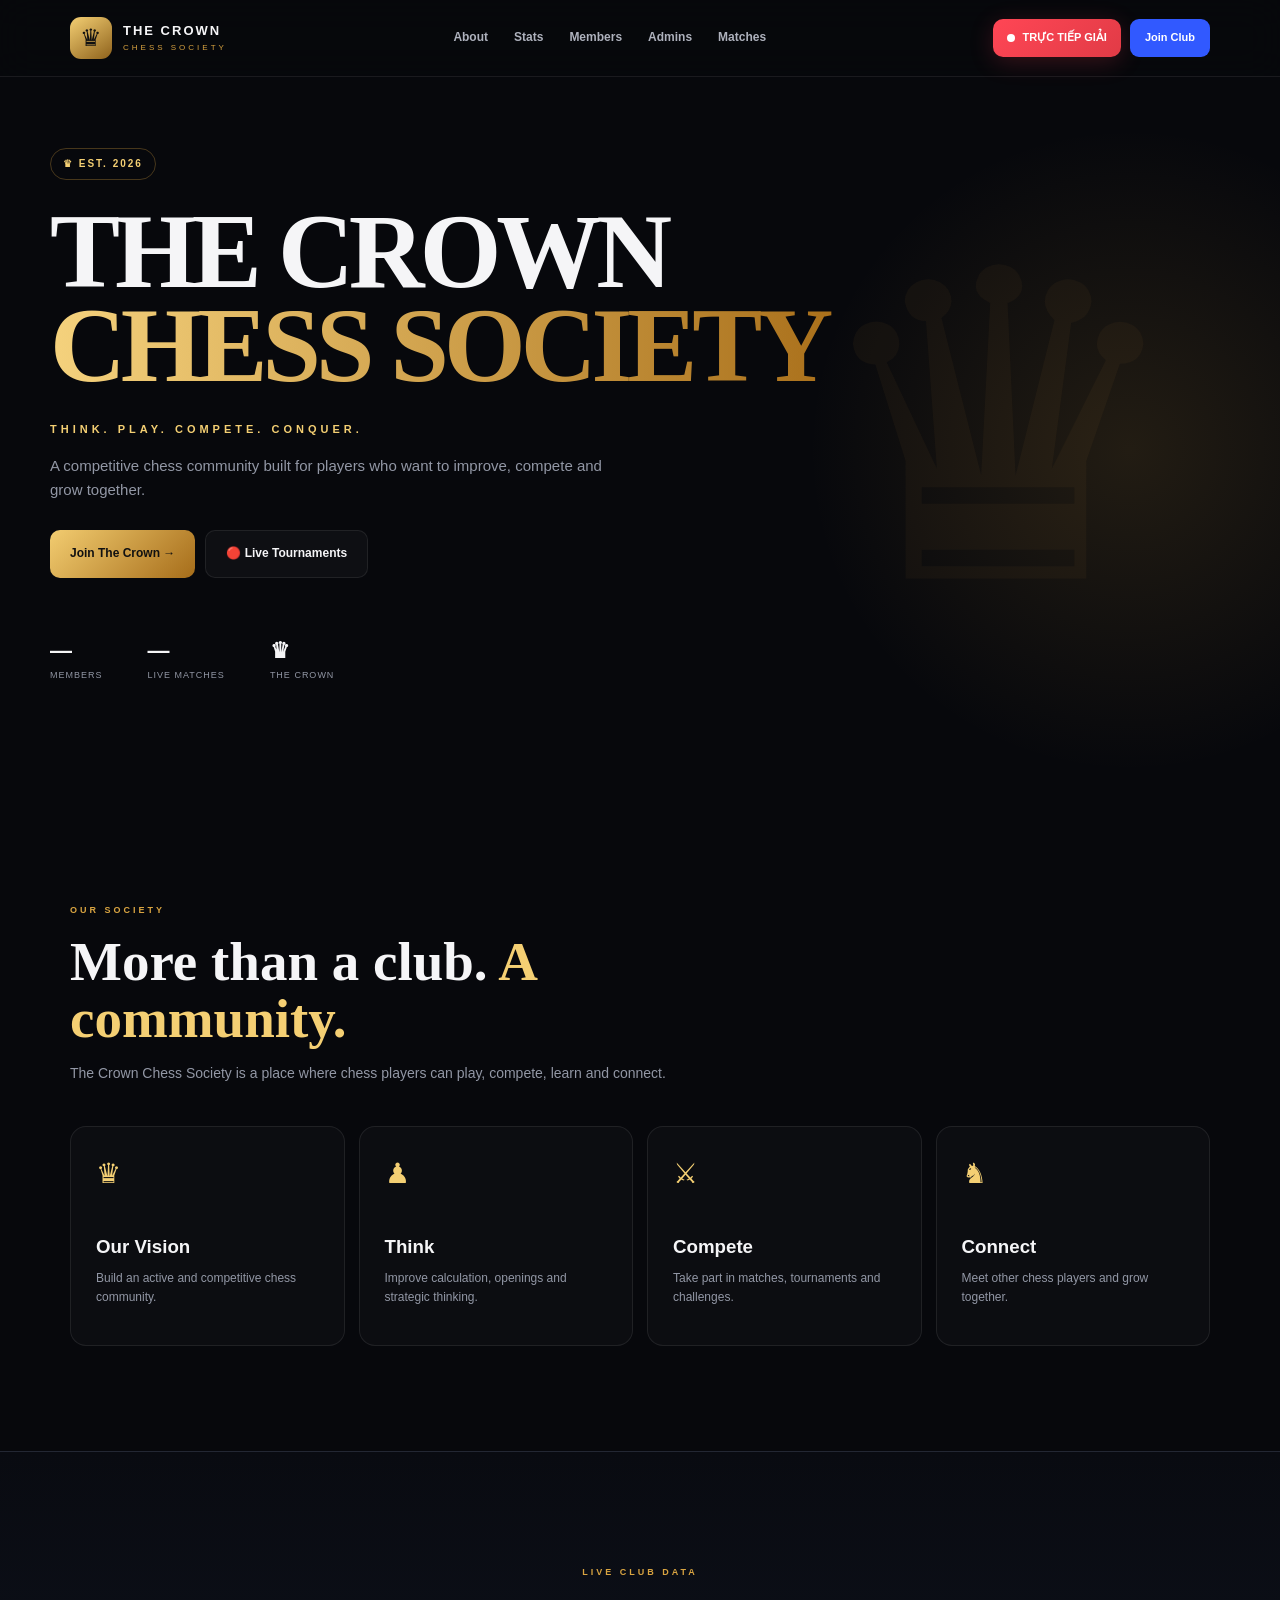
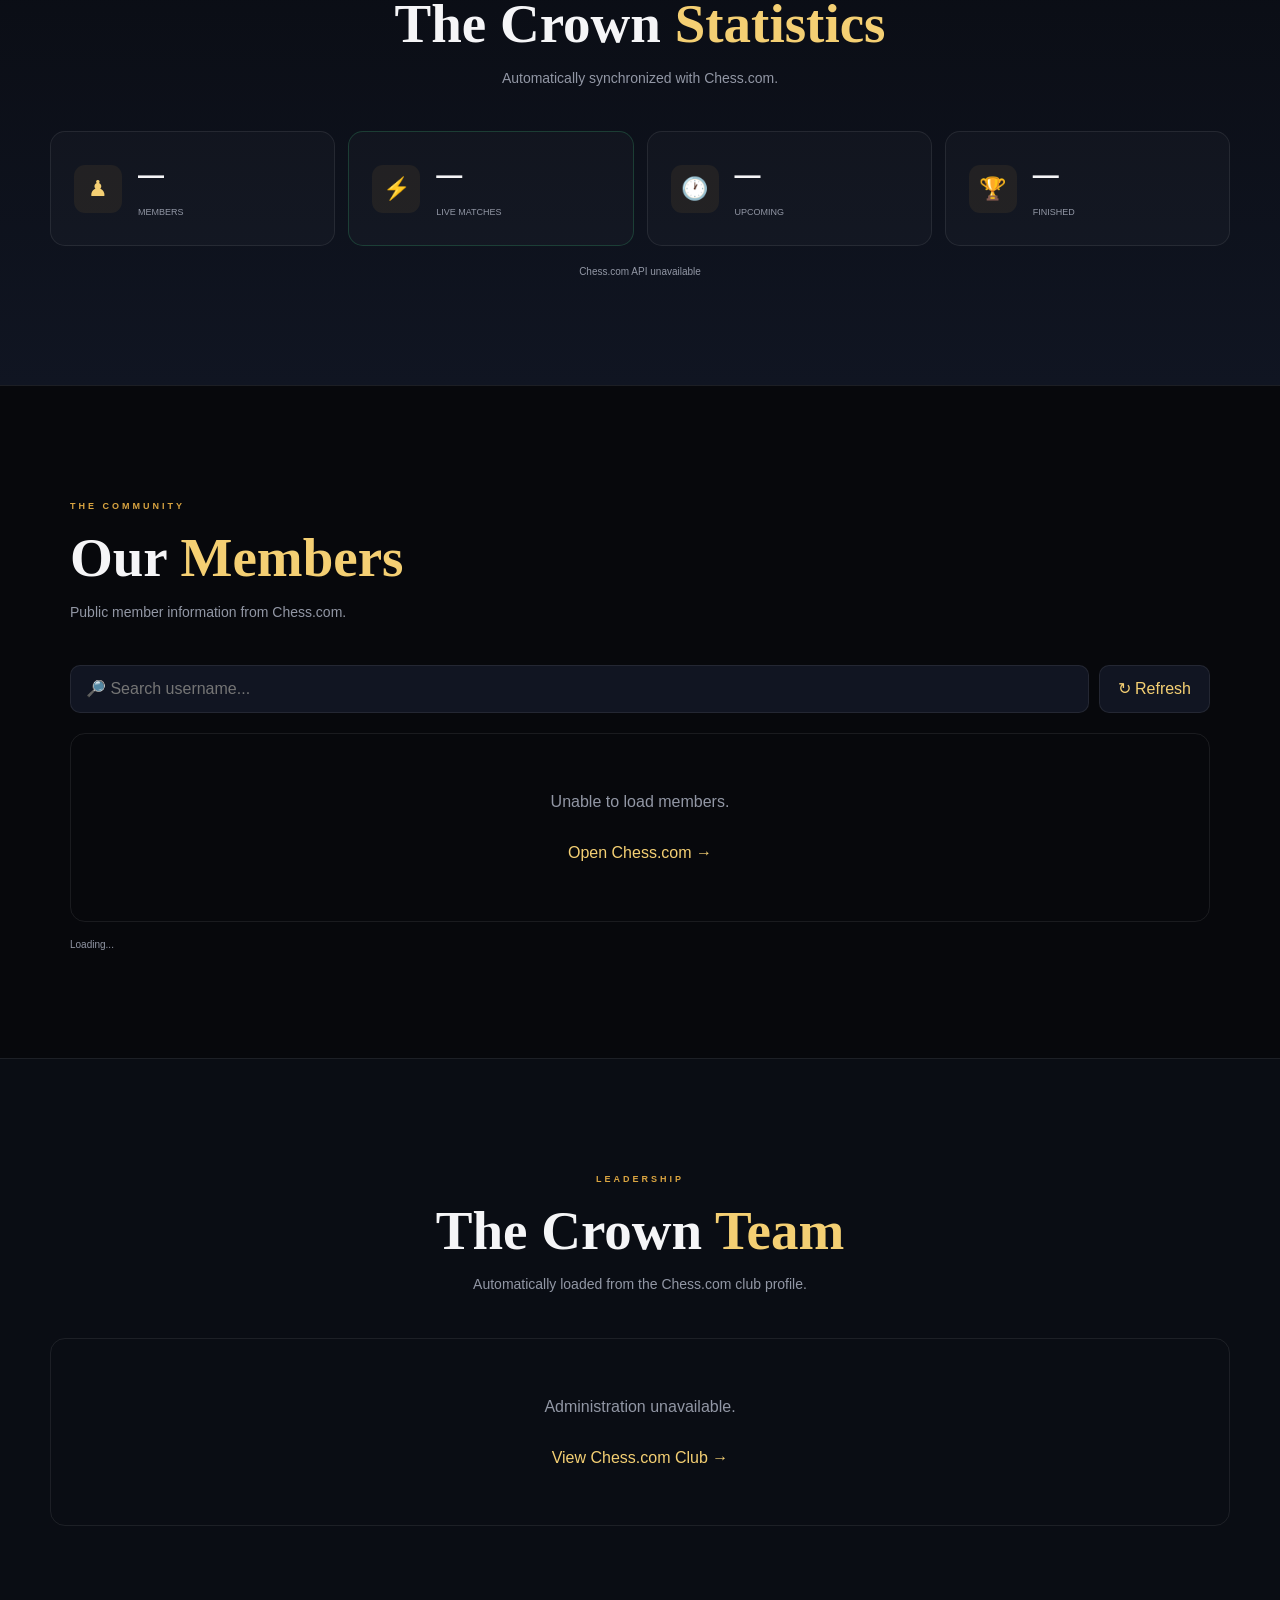
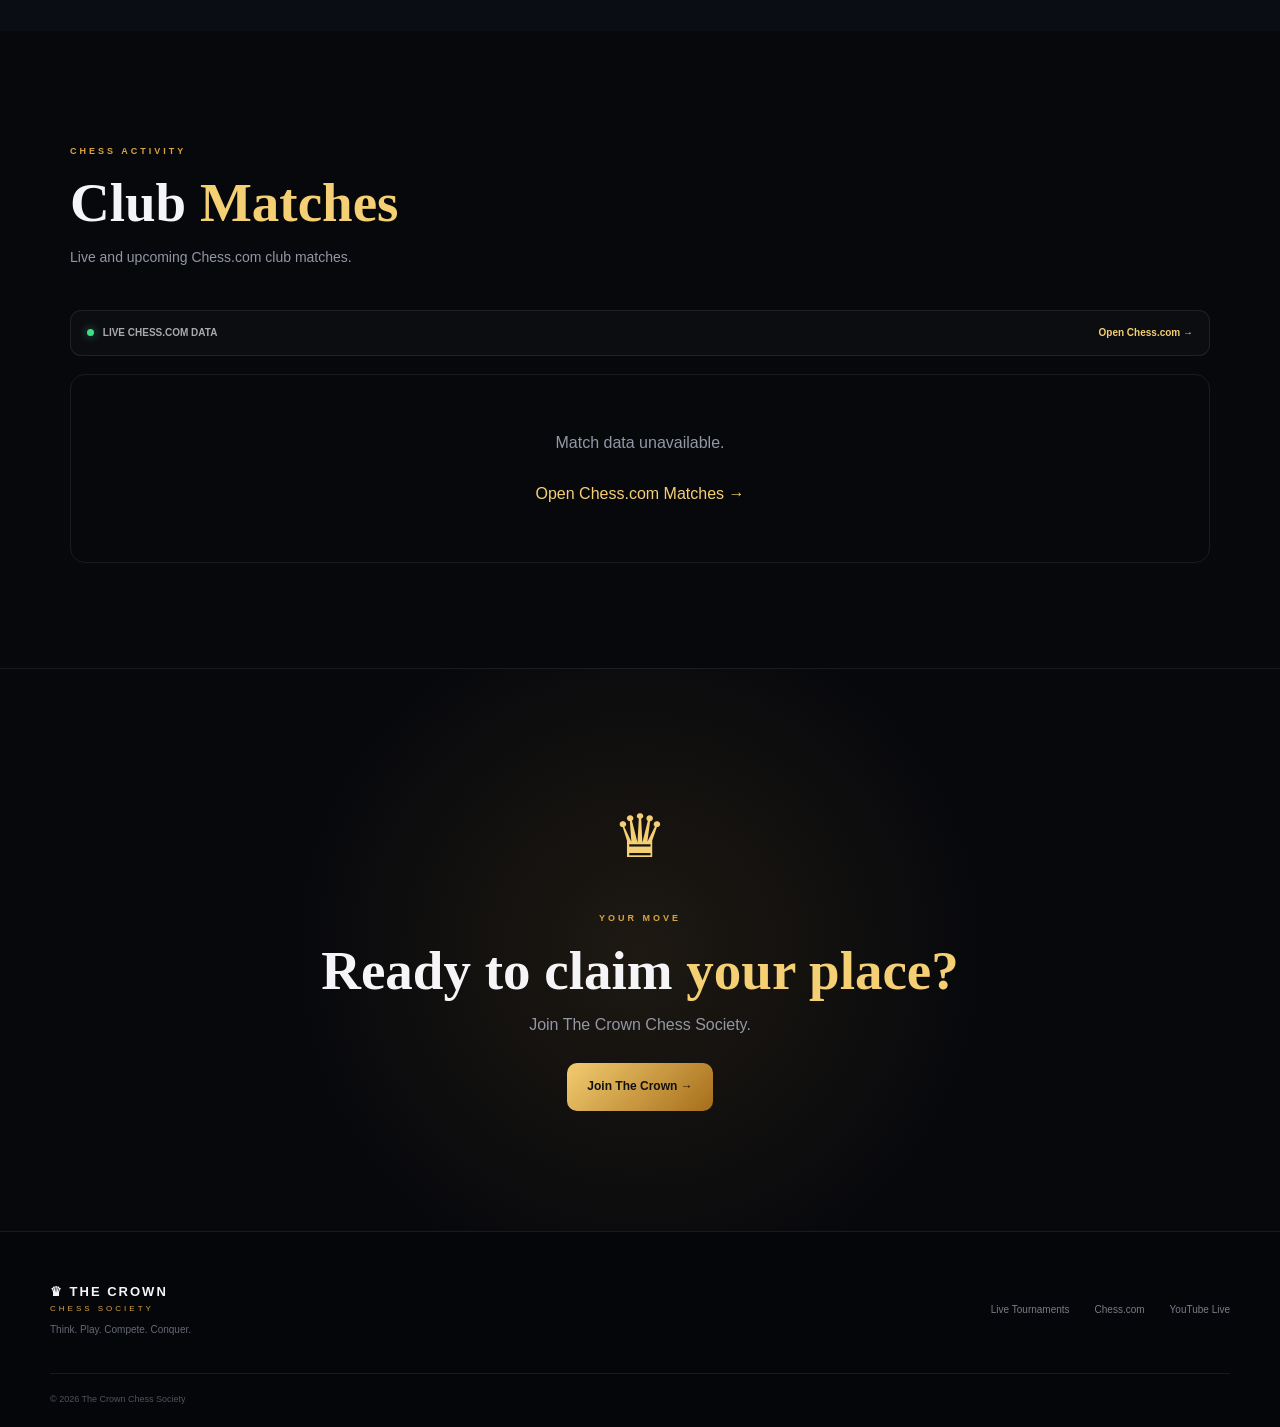
<file: index.html>
<!DOCTYPE html>
<html lang="vi">
<head>
  <meta charset="UTF-8">
  <meta name="viewport" content="width=device-width, initial-scale=1.0">
  <title>The Crown Chess Society</title>
  <meta name="description" content="The Crown Chess Society — Think. Play. Compete. Conquer.">
  <link rel="stylesheet" href="style.css">
</head>

<body>

<header class="navbar">
  <div class="nav-inner">

    <a href="./" class="brand">
      <div class="brand-logo">♛</div>
      <div>
        <b>THE CROWN</b>
        <small>CHESS SOCIETY</small>
      </div>
    </a>

    <nav>
      <a href="#about">About</a>
      <a href="#stats">Stats</a>
      <a href="#members">Members</a>
      <a href="#team">Admins</a>
      <a href="#matches">Matches</a>
    </nav>

    <div class="nav-actions">
      <a href="./live/" class="live-btn">
        <span></span>
        TRỰC TIẾP GIẢI
      </a>

      <a
        href="https://www.chess.com/club/the-crown-chess-society"
        target="_blank"
        class="join-btn"
      >
        Join Club
      </a>
    </div>

    <button id="menuBtn" class="menu-btn">☰</button>

  </div>
</header>


<div id="mobileMenu" class="mobile-menu">
  <a href="#about">About</a>
  <a href="#stats">Stats</a>
  <a href="#members">Members</a>
  <a href="#team">Admins</a>
  <a href="#matches">Matches</a>
  <a href="./live/">🔴 Live Tournaments</a>
</div>


<main>

<section class="hero">

  <div class="hero-glow"></div>

  <div class="hero-content">

    <div class="badge">♛ EST. 2026</div>

    <h1>
      THE CROWN
      <span>CHESS SOCIETY</span>
    </h1>

    <p class="tagline">
      THINK. PLAY. COMPETE. CONQUER.
    </p>

    <p class="hero-text">
      A competitive chess community built for players
      who want to improve, compete and grow together.
    </p>

    <div class="hero-buttons">

      <a
        href="https://www.chess.com/club/the-crown-chess-society"
        target="_blank"
        class="btn primary"
      >
        Join The Crown →
      </a>

      <a href="./live/" class="btn secondary">
        🔴 Live Tournaments
      </a>

    </div>

    <div class="hero-stats">

      <div>
        <strong id="heroMembers">—</strong>
        <span>Members</span>
      </div>

      <div>
        <strong id="heroLive">—</strong>
        <span>Live Matches</span>
      </div>

      <div>
        <strong>♛</strong>
        <span>The Crown</span>
      </div>

    </div>

  </div>

  <div class="hero-piece">♛</div>

</section>


<section id="about" class="section">

  <div class="heading">
    <label>OUR SOCIETY</label>
    <h2>
      More than a club.
      <span>A community.</span>
    </h2>

    <p>
      The Crown Chess Society is a place where chess
      players can play, compete, learn and connect.
    </p>
  </div>

  <div class="feature-grid">

    <article>
      <div class="icon">♛</div>
      <h3>Our Vision</h3>
      <p>
        Build an active and competitive chess community.
      </p>
    </article>

    <article>
      <div class="icon">♟</div>
      <h3>Think</h3>
      <p>
        Improve calculation, openings and strategic thinking.
      </p>
    </article>

    <article>
      <div class="icon">⚔</div>
      <h3>Compete</h3>
      <p>
        Take part in matches, tournaments and challenges.
      </p>
    </article>

    <article>
      <div class="icon">♞</div>
      <h3>Connect</h3>
      <p>
        Meet other chess players and grow together.
      </p>
    </article>

  </div>

</section>


<section id="stats" class="stats-section">

  <div class="heading center">
    <label>LIVE CLUB DATA</label>
    <h2>
      The Crown <span>Statistics</span>
    </h2>
    <p>Automatically synchronized with Chess.com.</p>
  </div>

  <div class="stats-grid">

    <div class="stat">
      <span>♟</span>
      <div>
        <strong id="membersCount">—</strong>
        <small>Members</small>
      </div>
    </div>

    <div class="stat live">
      <span>⚡</span>
      <div>
        <strong id="liveCount">—</strong>
        <small>Live Matches</small>
      </div>
    </div>

    <div class="stat">
      <span>🕐</span>
      <div>
        <strong id="upcomingCount">—</strong>
        <small>Upcoming</small>
      </div>
    </div>

    <div class="stat">
      <span>🏆</span>
      <div>
        <strong id="finishedCount">—</strong>
        <small>Finished</small>
      </div>
    </div>

  </div>

  <div id="apiStatus" class="api-status">
    Connecting to Chess.com...
  </div>

</section>


<section id="members" class="section">

  <div class="heading">
    <label>THE COMMUNITY</label>
    <h2>
      Our <span>Members</span>
    </h2>
    <p>
      Public member information from Chess.com.
    </p>
  </div>

  <div class="toolbar">

    <input
      id="memberSearch"
      type="text"
      placeholder="🔎 Search username..."
    >

    <button id="refreshBtn">
      ↻ Refresh
    </button>

  </div>

  <div id="membersGrid" class="members-grid">
    <div class="loading">Loading members...</div>
  </div>

  <div id="memberInfo" class="result-info">
    Loading...
  </div>

</section>


<section id="team" class="section dark-section">

  <div class="heading center">
    <label>LEADERSHIP</label>
    <h2>
      The Crown <span>Team</span>
    </h2>
    <p>
      Automatically loaded from the Chess.com club profile.
    </p>
  </div>

  <div id="adminGrid" class="admin-grid">
    <div class="loading">Loading administration...</div>
  </div>

</section>


<section id="matches" class="section">

  <div class="heading">
    <label>CHESS ACTIVITY</label>
    <h2>
      Club <span>Matches</span>
    </h2>
    <p>
      Live and upcoming Chess.com club matches.
    </p>
  </div>

  <div class="match-header">

    <div>
      <span class="green-dot"></span>
      LIVE CHESS.COM DATA
    </div>

    <a
      href="https://www.chess.com/clubs/matches/open"
      target="_blank"
    >
      Open Chess.com →
    </a>

  </div>

  <div id="matchesGrid" class="matches-grid">
    <div class="loading">Loading matches...</div>
  </div>

</section>


<section class="cta">

  <div>♛</div>

  <label>YOUR MOVE</label>

  <h2>
    Ready to claim
    <span>your place?</span>
  </h2>

  <p>
    Join The Crown Chess Society.
  </p>

  <a
    href="https://www.chess.com/club/the-crown-chess-society"
    target="_blank"
    class="btn primary"
  >
    Join The Crown →
  </a>

</section>

</main>


<footer>

  <div class="footer-inner">

    <div>
      <b>♛ THE CROWN</b>
      <small>CHESS SOCIETY</small>
      <p>Think. Play. Compete. Conquer.</p>
    </div>

    <div class="footer-links">
      <a href="./live/">Live Tournaments</a>
      <a href="https://www.chess.com/club/the-crown-chess-society" target="_blank">
        Chess.com
      </a>
      <a href="https://www.youtube.com/@dotrongkhanh2012/live" target="_blank">
        YouTube Live
      </a>
    </div>

  </div>

  <div class="copyright">
    © <span id="year"></span> The Crown Chess Society
  </div>

</footer>

<script src="script.js"></script>

</body>
</html>
</file>
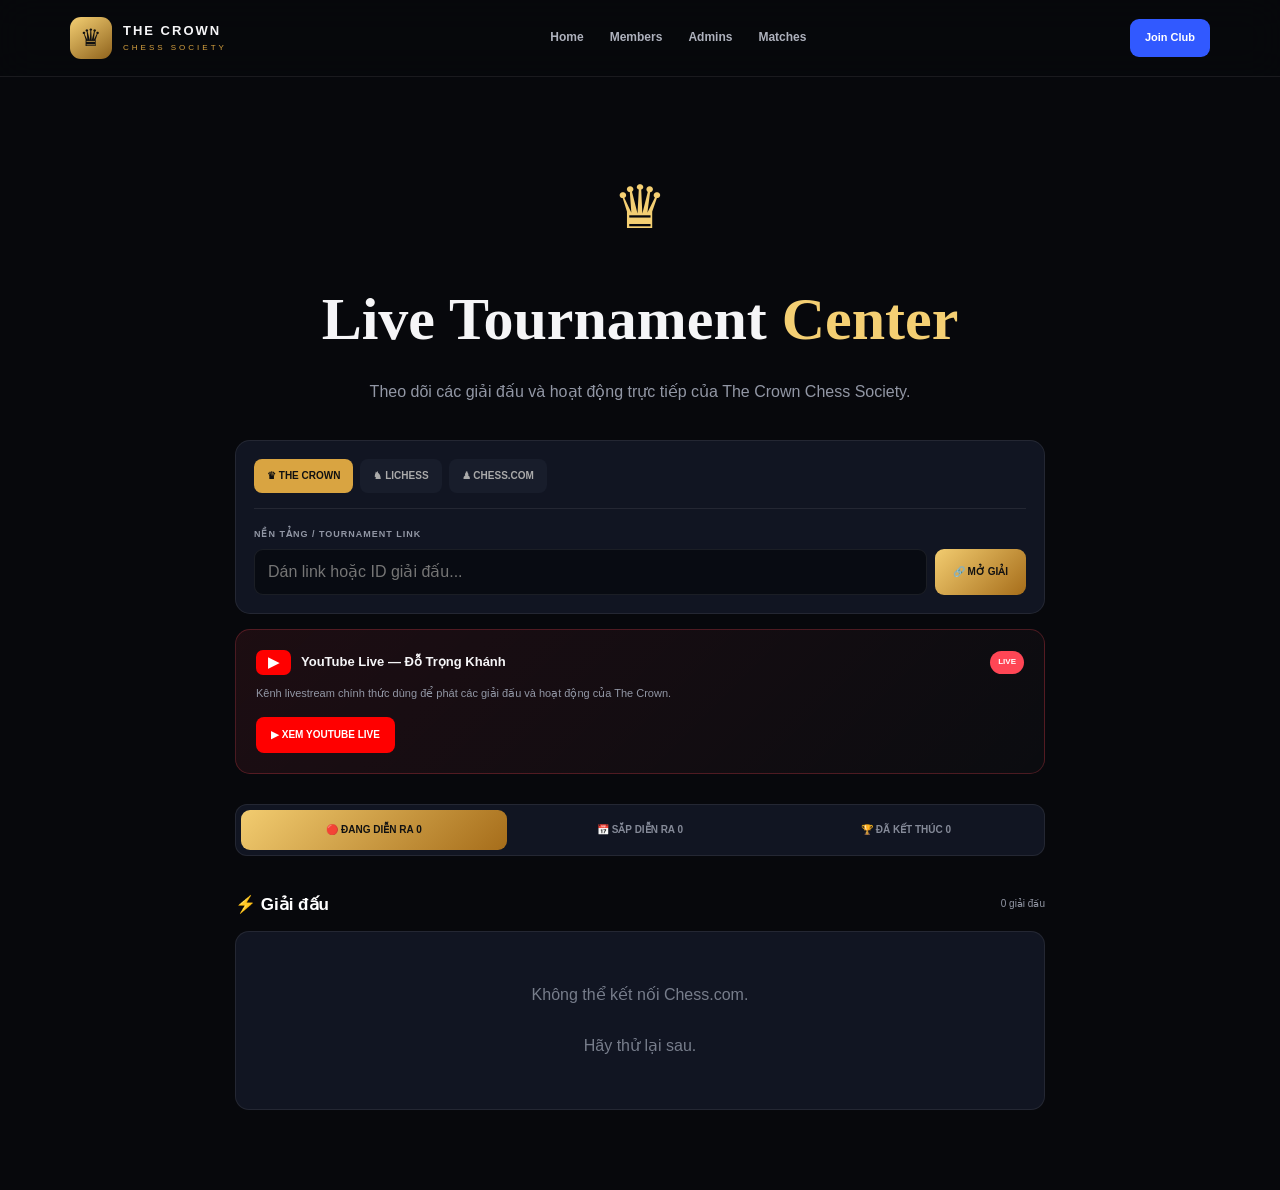
<file: live/index.html>
<!DOCTYPE html>
<html lang="vi">

<head>

  <meta charset="UTF-8">

  <meta
    name="viewport"
    content="width=device-width,initial-scale=1.0"
  >

  <title>
    Live Tournaments — The Crown
  </title>

  <link
    rel="stylesheet"
    href="../style.css"
  >

  <style>

    .live-page {
      min-height: 100vh;
      padding-top: 110px;
      padding-bottom: 80px;
    }

    .live-hero {
      max-width: 900px;
      margin: auto;
      text-align: center;
      padding: 50px 20px 35px;
    }

    .live-icon {
      font-size: 60px;
      color: #f4cf73;
    }

    .live-hero h1 {
      margin-top: 15px;
      font-family: Georgia,serif;
      font-size: clamp(35px,6vw,60px);
    }

    .live-hero h1 span {
      color: #f4cf73;
    }

    .live-hero p {
      margin-top: 12px;
      color: #9297a5;
    }

    .live-container {
      max-width: 850px;
      margin: auto;
      padding: 0 20px;
    }

    .source-card {
      padding: 18px;

      border: 1px solid rgba(255,255,255,.08);
      border-radius: 15px;

      background: #111522;
    }

    .source-tabs {
      display: flex;
      gap: 7px;

      padding-bottom: 15px;

      border-bottom: 1px solid rgba(255,255,255,.08);
    }

    .source-tab {
      padding: 9px 13px;

      border: 0;
      border-radius: 8px;

      background: #181d2b;

      color: #aaa;

      font-size: 10px;
      font-weight: 800;

      cursor: pointer;
    }

    .source-tab.active {
      background: #d9a441;
      color: #111;
    }

    .source-panel {
      padding-top: 18px;
    }

    .source-panel label {
      display: block;

      margin-bottom: 8px;

      color: #9297a5;

      font-size: 9px;
      font-weight: 800;

      letter-spacing: 1px;
    }

    .source-row {
      display: flex;
      gap: 8px;
    }

    .source-row input {
      flex: 1;

      height: 46px;

      padding: 0 13px;

      outline: none;

      color: white;

      background: #080b12;

      border: 1px solid rgba(255,255,255,.08);
      border-radius: 9px;
    }

    .source-row button {
      padding: 0 18px;

      border: 0;
      border-radius: 9px;

      background: linear-gradient(
        135deg,
        #f2cc70,
        #a66d1a
      );

      color: #111;

      font-size: 10px;
      font-weight: 900;

      cursor: pointer;
    }

    .youtube-card {
      margin-top: 15px;

      padding: 20px;

      border: 1px solid rgba(255,70,85,.25);
      border-radius: 15px;

      background:
        linear-gradient(
          135deg,
          rgba(255,70,85,.09),
          rgba(255,255,255,.02)
        );
    }

    .youtube-top {
      display: flex;
      align-items: center;
      justify-content: space-between;
      gap: 10px;
    }

    .youtube-title {
      display: flex;
      align-items: center;
      gap: 10px;

      font-weight: 800;
      font-size: 13px;
    }

    .youtube-logo {
      width: 35px;
      height: 25px;

      display: grid;
      place-items: center;

      border-radius: 7px;

      background: #ff0000;

      color: white;

      font-size: 14px;
    }

    .youtube-live {
      padding: 5px 8px;

      border-radius: 20px;

      color: white;

      background: #ff4655;

      font-size: 8px;
      font-weight: 900;
    }

    .youtube-card p {
      margin-top: 10px;

      color: #9297a5;

      font-size: 11px;
    }

    .youtube-card a {
      display: inline-block;

      margin-top: 14px;

      padding: 10px 15px;

      border-radius: 8px;

      background: #ff0000;

      color: white;

      font-size: 10px;
      font-weight: 800;
    }

    .tabs {
      display: grid;
      grid-template-columns: repeat(3,1fr);

      margin-top: 30px;

      padding: 5px;

      border-radius: 12px;

      background: #111522;

      border: 1px solid rgba(255,255,255,.08);
    }

    .tab {
      padding: 12px;

      border: 0;

      border-radius: 9px;

      background: transparent;

      color: #858a98;

      font-size: 10px;
      font-weight: 800;

      cursor: pointer;
    }

    .tab.active {
      background: linear-gradient(
        135deg,
        #f2cc70,
        #a66d1a
      );

      color: #111;
    }

    .tournament-title {
      margin-top: 35px;

      display: flex;
      align-items: center;
      justify-content: space-between;

      color: white;
    }

    .tournament-title h2 {
      font-size: 17px;
    }

    .tournament-title span {
      color: #9297a5;
      font-size: 10px;
    }

    .tournament-list {
      margin-top: 13px;

      display: grid;
      gap: 12px;
    }

    .tournament {
      padding: 20px;

      display: flex;
      align-items: center;
      justify-content: space-between;
      gap: 15px;

      border: 1px solid rgba(255,255,255,.08);
      border-radius: 14px;

      background: #111522;
    }

    .tournament-info {
      display: flex;
      align-items: center;
      gap: 14px;
    }

    .tournament-icon {
      width: 50px;
      height: 50px;

      display: grid;
      place-items: center;

      border-radius: 11px;

      background: rgba(217,164,65,.1);

      color: #f4cf73;

      font-size: 22px;
    }

    .platform {
      color: #9297a5;
      font-size: 8px;
      font-weight: 900;
      letter-spacing: 1px;
    }

    .tournament h3 {
      margin-top: 3px;
      font-size: 14px;
    }

    .tournament p {
      color: #777d8b;
      font-size: 9px;
    }

    .watch {
      padding: 9px 13px;

      border-radius: 8px;

      color: #f4cf73;

      background: rgba(217,164,65,.08);

      font-size: 9px;
      font-weight: 900;
    }

    .empty {
      padding: 50px 20px;

      text-align: center;

      border: 1px solid rgba(255,255,255,.08);
      border-radius: 14px;

      color: #777d8b;

      background: #111522;
    }

    @media(max-width:600px) {

      .source-tabs {
        flex-wrap: wrap;
      }

      .source-row {
        flex-direction: column;
      }

      .source-row button {
        height: 45px;
      }

      .tournament {
        align-items: flex-start;
        flex-direction: column;
      }

      .watch {
        width: 100%;
        text-align: center;
      }

    }

  </style>

</head>


<body>

<header class="navbar">

  <div class="nav-inner">

    <a href="../" class="brand">

      <div class="brand-logo">
        ♛
      </div>

      <div>
        <b>THE CROWN</b>
        <small>CHESS SOCIETY</small>
      </div>

    </a>

    <nav>

      <a href="../">
        Home
      </a>

      <a href="../#members">
        Members
      </a>

      <a href="../#team">
        Admins
      </a>

      <a href="../#matches">
        Matches
      </a>

    </nav>

    <a
      href="https://www.chess.com/club/the-crown-chess-society"
      target="_blank"
      class="join-btn"
    >
      Join Club
    </a>

  </div>

</header>


<main class="live-page">

  <section class="live-hero">

    <div class="live-icon">
      ♛
    </div>

    <h1>
      Live Tournament
      <span>Center</span>
    </h1>

    <p>
      Theo dõi các giải đấu và hoạt động
      trực tiếp của The Crown Chess Society.
    </p>

  </section>


  <div class="live-container">


    <section class="source-card">

      <div class="source-tabs">

        <button
          class="source-tab active"
          data-source="crown"
        >
          ♛ THE CROWN
        </button>

        <button
          class="source-tab"
          data-source="lichess"
        >
          ♞ LICHESS
        </button>

        <button
          class="source-tab"
          data-source="chess"
        >
          ♟ CHESS.COM
        </button>

      </div>


      <div class="source-panel">

        <label>
          NỀN TẢNG / TOURNAMENT LINK
        </label>

        <div class="source-row">

          <input
            id="tournamentInput"
            placeholder="Dán link hoặc ID giải đấu..."
          >

          <button id="openTournament">
            🔗 MỞ GIẢI
          </button>

        </div>

      </div>

    </section>


    <section class="youtube-card">

      <div class="youtube-top">

        <div class="youtube-title">

          <div class="youtube-logo">
            ▶
          </div>

          YouTube Live — Đỗ Trọng Khánh

        </div>

        <span class="youtube-live">
          LIVE
        </span>

      </div>

      <p>
        Kênh livestream chính thức dùng để phát
        các giải đấu và hoạt động của The Crown.
      </p>

      <a
        href="https://www.youtube.com/@dotrongkhanh2012/live"
        target="_blank"
      >
        ▶ XEM YOUTUBE LIVE
      </a>

    </section>


    <div class="tabs">

      <button
        class="tab active"
        data-tab="live"
      >
        🔴 ĐANG DIỄN RA
        <b id="liveTotal">0</b>
      </button>

      <button
        class="tab"
        data-tab="upcoming"
      >
        📅 SẮP DIỄN RA
        <b id="upcomingTotal">0</b>
      </button>

      <button
        class="tab"
        data-tab="finished"
      >
        🏆 ĐÃ KẾT THÚC
        <b id="finishedTotal">0</b>
      </button>

    </div>


    <div class="tournament-title">

      <h2>
        ⚡ Giải đấu
      </h2>

      <span id="countText">
        0 giải đấu
      </span>

    </div>


    <div
      id="tournamentList"
      class="tournament-list"
    >

      <div class="empty">
        Đang tải dữ liệu...
      </div>

    </div>

  </div>

</main>


<script>

const MATCH_API =
  "https://api.chess.com/pub/club/the-crown-chess-society/matches";

let matchData = {
  live: [],
  upcoming: [],
  finished: []
};

let currentTab = "live";


const input =
  document.getElementById(
    "tournamentInput"
  );


const list =
  document.getElementById(
    "tournamentList"
  );


function getUsername(url) {

  if (!url) return "Opponent";

  try {

    const u = new URL(url);

    return u.pathname
      .split("/")
      .filter(Boolean)
      .at(-1) || "Opponent";

  } catch {

    return "Opponent";

  }

}


function render() {

  const data =
    matchData[currentTab];

  document.getElementById(
    "countText"
  ).textContent =
    `${data.length} giải đấu`;


  if (!data.length) {

    list.innerHTML = `
      <div class="empty">
        Hiện tại không có giải đấu
        ${
          currentTab === "live"
            ? "đang diễn ra"
            : currentTab === "upcoming"
              ? "sắp diễn ra"
              : "đã kết thúc gần đây"
        }.
        <br><br>
        <a
          href="https://www.chess.com/clubs/matches/open"
          target="_blank"
          style="color:#f4cf73"
        >
          Xem Chess.com →
        </a>
      </div>
    `;

    return;

  }


  list.innerHTML =
    data.slice(0,12).map(match => {

      const name =
        match.name ||
        "Club Match";

      const opponent =
        getUsername(
          match.opponent
        );

      const url =
        match.url ||
        match["@id"] ||
        "https://www.chess.com/clubs/matches/open";

      const live =
        currentTab === "live";


      return `
        <article class="tournament">

          <div class="tournament-info">

            <div class="tournament-icon">
              ${live ? "⚡" : "♛"}
            </div>

            <div>

              <div class="platform">
                CHESS.COM
              </div>

              <h3>
                ${name}
              </h3>

              <p>
                ${
                  live
                    ? "ĐANG DIỄN RA"
                    : currentTab === "upcoming"
                      ? "SẮP DIỄN RA"
                      : "ĐÃ KẾT THÚC"
                }

                ${
                  opponent
                    ? ` • ${opponent}`
                    : ""
                }

              </p>

            </div>

          </div>

          <a
            href="${url}"
            target="_blank"
            class="watch"
          >
            ${live ? "⚡ XEM GIẢI" : "MỞ GIẢI →"}
          </a>

        </article>
      `;

    }).join("");

}


async function loadMatches() {

  try {

    const response =
      await fetch(
        MATCH_API,
        {
          cache: "no-store"
        }
      );

    const data =
      await response.json();


    matchData = {

      live:
        data.in_progress || [],

      upcoming:
        data.registered || [],

      finished:
        data.finished || []

    };


    document.getElementById(
      "liveTotal"
    ).textContent =
      matchData.live.length;


    document.getElementById(
      "upcomingTotal"
    ).textContent =
      matchData.upcoming.length;


    document.getElementById(
      "finishedTotal"
    ).textContent =
      matchData.finished.length;


    render();

  } catch {

    list.innerHTML = `
      <div class="empty">
        Không thể kết nối Chess.com.
        <br><br>
        Hãy thử lại sau.
      </div>
    `;

  }

}


/* TABS */

document
  .querySelectorAll(".tab")
  .forEach(button => {

    button.addEventListener(
      "click",
      () => {

        document
          .querySelectorAll(".tab")
          .forEach(
            x => x.classList.remove("active")
          );

        button.classList.add("active");

        currentTab =
          button.dataset.tab;

        render();

      }
    );

  });


/* SOURCE */

document
  .querySelectorAll(".source-tab")
  .forEach(button => {

    button.addEventListener(
      "click",
      () => {

        document
          .querySelectorAll(".source-tab")
          .forEach(
            x => x.classList.remove("active")
          );

        button.classList.add("active");

        const source =
          button.dataset.source;

        if (source === "lichess") {

          input.placeholder =
            "Dán link / ID giải Lichess...";

        } else if (source === "chess") {

          input.placeholder =
            "Dán link / ID giải Chess.com...";

        } else {

          input.placeholder =
            "Dán link hoặc ID giải đấu...";

        }

      }
    );

  });


/* OPEN */

document
  .getElementById("openTournament")
  .addEventListener(
    "click",
    () => {

      let value =
        input.value.trim();

      if (!value) {

        alert(
          "Hãy nhập link hoặc ID giải đấu."
        );

        return;

      }


      /*
       * Nếu người dùng nhập URL
       * thì mở trực tiếp.
       */

      if (
        value.startsWith("http://") ||
        value.startsWith("https://")
      ) {

        window.open(
          value,
          "_blank"
        );

        return;

      }


      const source =
        document
          .querySelector(
            ".source-tab.active"
          )
          .dataset.source;


      if (source === "lichess") {

        window.open(
          `https://lichess.org/tournament/${encodeURIComponent(value)}`,
          "_blank"
        );

      } else if (source === "chess") {

        window.open(
          `https://www.chess.com/tournament/${encodeURIComponent(value)}`,
          "_blank"
        );

      } else {

        window.open(
          "https://www.chess.com/clubs/matches/open",
          "_blank"
        );

      }

    }
  );


loadMatches();


setInterval(
  loadMatches,
  5 * 60 * 1000
);

</script>

</body>
</html>
</file>
<file: style.css>
:root {
  --bg: #07080c;
  --bg2: #0d1018;
  --card: #111522;
  --card2: #151a29;

  --gold: #d9a441;
  --gold2: #f4cf73;

  --text: #f5f5f7;
  --muted: #9297a5;

  --border: rgba(255,255,255,.08);

  --red: #ff4655;
  --green: #43dc88;

  --max: 1180px;
}

* {
  margin: 0;
  padding: 0;
  box-sizing: border-box;
}

html {
  scroll-behavior: smooth;
}

body {
  font-family: Inter, Arial, sans-serif;
  background: var(--bg);
  color: var(--text);
  line-height: 1.6;
}

a {
  text-decoration: none;
  color: inherit;
}

button,
input {
  font: inherit;
}

.navbar {
  position: fixed;
  top: 0;
  width: 100%;
  z-index: 1000;
  background: rgba(7,8,12,.88);
  backdrop-filter: blur(18px);
  border-bottom: 1px solid var(--border);
}

.nav-inner {
  max-width: var(--max);
  height: 76px;
  margin: auto;
  padding: 0 20px;

  display: flex;
  align-items: center;
  justify-content: space-between;
}

.brand {
  display: flex;
  align-items: center;
  gap: 11px;
}

.brand-logo {
  width: 42px;
  height: 42px;

  display: grid;
  place-items: center;

  border-radius: 11px;

  background: linear-gradient(
    145deg,
    var(--gold2),
    #8e621c
  );

  color: #111;
  font-size: 24px;
}

.brand b {
  display: block;
  font-size: 13px;
  letter-spacing: 2px;
}

.brand small {
  display: block;
  color: var(--gold);
  font-size: 8px;
  letter-spacing: 3px;
}

nav {
  display: flex;
  gap: 26px;
}

nav a {
  color: #aeb2bd;
  font-size: 12px;
  font-weight: 600;
}

nav a:hover {
  color: white;
}

.nav-actions {
  display: flex;
  gap: 9px;
  align-items: center;
}

.live-btn {
  display: flex;
  align-items: center;
  gap: 8px;

  padding: 10px 14px;

  border-radius: 10px;

  color: white;
  background: linear-gradient(
    135deg,
    #ff4655,
    #e13b46
  );

  font-size: 11px;
  font-weight: 800;

  box-shadow: 0 5px 25px rgba(255,70,85,.2);
}

.live-btn span {
  width: 8px;
  height: 8px;
  background: white;
  border-radius: 50%;
  animation: pulse 1.3s infinite;
}

.join-btn {
  padding: 10px 15px;

  border-radius: 9px;

  background: #3159ff;

  color: white;

  font-size: 11px;
  font-weight: 700;
}

.menu-btn {
  display: none;
  background: none;
  border: 0;
  color: white;
  font-size: 24px;
}

.mobile-menu {
  display: none;

  position: fixed;
  top: 76px;
  left: 0;
  width: 100%;
  z-index: 999;

  padding: 20px;

  background: #0b0e16;

  border-bottom: 1px solid var(--border);
}

.mobile-menu.open {
  display: flex;
  flex-direction: column;
  gap: 15px;
}

.mobile-menu a {
  color: #ddd;
}


/* HERO */

.hero {
  min-height: 790px;

  position: relative;

  display: flex;
  align-items: center;

  padding: 120px 20px 80px;

  overflow: hidden;
}

.hero-glow {
  position: absolute;
  width: 700px;
  height: 700px;

  right: -200px;
  top: 100px;

  background: radial-gradient(
    circle,
    rgba(217,164,65,.13),
    transparent 65%
  );
}

.hero-content {
  width: min(var(--max),100%);
  margin: auto;
  position: relative;
  z-index: 2;
}

.badge {
  display: inline-block;

  padding: 7px 12px;

  border: 1px solid rgba(217,164,65,.3);
  border-radius: 30px;

  color: var(--gold2);

  font-size: 10px;
  font-weight: 800;
  letter-spacing: 2px;
}

.hero h1 {
  margin-top: 25px;

  max-width: 800px;

  font-family: Georgia, serif;

  font-size: clamp(55px,9vw,105px);

  line-height: .9;

  letter-spacing: -5px;
}

.hero h1 span {
  display: block;

  color: transparent;

  background: linear-gradient(
    90deg,
    #f5d27d,
    #a86e19
  );

  background-clip: text;
  -webkit-background-clip: text;
}

.tagline {
  margin-top: 27px;

  color: var(--gold2);

  font-size: 11px;
  font-weight: 800;

  letter-spacing: 4px;
}

.hero-text {
  max-width: 570px;

  margin-top: 15px;

  color: var(--muted);

  font-size: 15px;
}

.hero-buttons {
  display: flex;
  gap: 10px;
  flex-wrap: wrap;

  margin-top: 28px;
}

.btn {
  min-height: 48px;

  display: inline-flex;
  align-items: center;
  justify-content: center;

  padding: 0 20px;

  border-radius: 10px;

  font-size: 12px;
  font-weight: 800;
}

.btn.primary {
  background: linear-gradient(
    135deg,
    #f2cc70,
    #a66d1a
  );

  color: #111;
}

.btn.secondary {
  border: 1px solid var(--border);
  background: rgba(255,255,255,.03);
}

.hero-stats {
  display: flex;
  gap: 45px;
  margin-top: 55px;
}

.hero-stats div {
  display: flex;
  flex-direction: column;
}

.hero-stats strong {
  font-size: 22px;
}

.hero-stats span {
  color: var(--muted);
  font-size: 9px;
  text-transform: uppercase;
  letter-spacing: 1px;
}

.hero-piece {
  position: absolute;

  right: 7%;
  top: 50%;

  transform: translateY(-45%);

  color: rgba(217,164,65,.045);

  font-size: 430px;
}


/* GENERAL */

.section {
  max-width: var(--max);
  margin: auto;
  padding: 105px 20px;
}

.heading {
  max-width: 680px;
  margin-bottom: 42px;
}

.heading.center {
  margin-left: auto;
  margin-right: auto;
  text-align: center;
}

.heading label,
.cta label {
  color: var(--gold);
  font-size: 9px;
  font-weight: 800;
  letter-spacing: 3px;
}

.heading h2,
.cta h2 {
  margin-top: 12px;

  font-family: Georgia, serif;

  font-size: clamp(35px,5vw,55px);

  line-height: 1.05;
}

.heading h2 span,
.cta h2 span {
  color: var(--gold2);
}

.heading p {
  margin-top: 14px;
  color: var(--muted);
  font-size: 14px;
}


/* FEATURES */

.feature-grid {
  display: grid;
  grid-template-columns: repeat(4,1fr);
  gap: 14px;
}

.feature-grid article {
  min-height: 220px;

  padding: 25px;

  border: 1px solid var(--border);
  border-radius: 16px;

  background: rgba(255,255,255,.025);

  transition: .25s;
}

.feature-grid article:hover {
  transform: translateY(-5px);
  border-color: rgba(217,164,65,.3);
}

.icon {
  margin-bottom: 35px;

  color: var(--gold2);

  font-size: 28px;
}

.feature-grid h3 {
  margin-bottom: 7px;
}

.feature-grid p {
  color: var(--muted);
  font-size: 12px;
}


/* STATS */

.stats-section {
  padding: 105px 20px;

  background: linear-gradient(
    180deg,
    #090b11,
    #101522
  );

  border-top: 1px solid var(--border);
  border-bottom: 1px solid var(--border);
}

.stats-grid {
  max-width: var(--max);
  margin: auto;

  display: grid;
  grid-template-columns: repeat(4,1fr);

  gap: 13px;
}

.stat {
  display: flex;
  align-items: center;
  gap: 16px;

  padding: 23px;

  border: 1px solid var(--border);
  border-radius: 15px;

  background: rgba(255,255,255,.025);
}

.stat > span {
  width: 48px;
  height: 48px;

  display: grid;
  place-items: center;

  border-radius: 11px;

  color: var(--gold2);
  background: rgba(217,164,65,.08);

  font-size: 22px;
}

.stat strong {
  display: block;
  font-size: 26px;
}

.stat small {
  color: var(--muted);
  font-size: 9px;
  text-transform: uppercase;
}

.stat.live {
  border-color: rgba(67,220,136,.2);
}

.api-status {
  margin-top: 18px;

  text-align: center;

  color: var(--muted);

  font-size: 10px;
}

.green-dot {
  width: 7px;
  height: 7px;

  display: inline-block;

  margin-right: 6px;

  border-radius: 50%;

  background: var(--green);

  box-shadow: 0 0 10px rgba(67,220,136,.6);
}


/* MEMBERS */

.toolbar {
  display: flex;
  gap: 10px;
  margin-bottom: 20px;
}

.toolbar input {
  flex: 1;

  height: 48px;

  padding: 0 15px;

  outline: none;

  color: white;

  background: var(--card);

  border: 1px solid var(--border);
  border-radius: 10px;
}

.toolbar button {
  padding: 0 18px;

  border: 1px solid var(--border);
  border-radius: 10px;

  color: var(--gold2);

  background: var(--card);
}

.members-grid {
  display: grid;
  grid-template-columns: repeat(4,1fr);
  gap: 11px;
}

.member {
  display: flex;
  align-items: center;
  gap: 11px;

  padding: 13px;

  border: 1px solid var(--border);
  border-radius: 12px;

  background: rgba(255,255,255,.025);
}

.avatar {
  width: 40px;
  height: 40px;

  display: grid;
  place-items: center;

  flex-shrink: 0;

  border-radius: 50%;

  background: linear-gradient(
    145deg,
    #f2cc70,
    #765018
  );

  color: #111;

  font-weight: 900;
}

.member-name {
  overflow: hidden;

  color: white;

  font-size: 12px;
  font-weight: 700;

  text-overflow: ellipsis;
  white-space: nowrap;
}

.member-sub {
  color: var(--muted);
  font-size: 9px;
}

.result-info {
  margin-top: 15px;

  color: var(--muted);

  font-size: 10px;
}


/* ADMIN */

.dark-section {
  max-width: none;

  padding-left: max(20px,calc((100vw - var(--max))/2));
  padding-right: max(20px,calc((100vw - var(--max))/2));

  background: #0a0d14;

  border-top: 1px solid var(--border);
}

.admin-grid {
  display: grid;
  grid-template-columns: repeat(4,1fr);
  gap: 13px;
}

.admin {
  padding: 25px;

  border: 1px solid var(--border);
  border-radius: 15px;

  background: rgba(255,255,255,.025);
}

.admin-icon {
  color: var(--gold2);
  font-size: 27px;
}

.admin-role {
  margin-top: 22px;

  color: var(--gold);

  font-size: 8px;
  font-weight: 800;

  letter-spacing: 2px;
}

.admin h3 {
  margin-top: 5px;

  word-break: break-word;

  font-size: 14px;
}

.admin p {
  color: var(--muted);
  font-size: 10px;
}

.admin a {
  display: inline-block;

  margin-top: 17px;

  color: var(--gold2);

  font-size: 9px;
  font-weight: 700;
}


/* MATCHES */

.match-header {
  display: flex;
  justify-content: space-between;
  align-items: center;

  padding: 14px 16px;

  margin-bottom: 18px;

  border: 1px solid var(--border);
  border-radius: 11px;

  background: rgba(255,255,255,.025);

  color: #aaa;
  font-size: 10px;
  font-weight: 800;
}

.match-header a {
  color: var(--gold2);
}

.matches-grid {
  display: grid;
  grid-template-columns: repeat(2,1fr);
  gap: 13px;
}

.match {
  display: flex;
  gap: 15px;

  padding: 20px;

  position: relative;

  overflow: hidden;

  border: 1px solid var(--border);
  border-radius: 15px;

  background: var(--card);
}

.match::before {
  content: "";

  position: absolute;

  left: 0;
  top: 0;

  width: 3px;
  height: 100%;

  background: var(--gold);
}

.match-status {
  width: 65px;
  height: 65px;

  flex-shrink: 0;

  display: flex;
  flex-direction: column;
  align-items: center;
  justify-content: center;

  border-radius: 10px;

  color: var(--gold2);

  background: rgba(217,164,65,.08);
}

.match-status.live {
  color: #6ce89b;
  background: rgba(67,220,136,.08);
}

.match-status small {
  font-size: 7px;
  font-weight: 800;
}

.match-status strong {
  font-size: 20px;
}

.match-type {
  color: var(--gold);
  font-size: 8px;
  font-weight: 800;
  letter-spacing: 1px;
}

.match h3 {
  margin-top: 4px;
  font-size: 15px;
}

.match p {
  color: var(--muted);
  font-size: 10px;
}

.match a {
  display: inline-block;

  margin-top: 10px;

  color: var(--gold2);

  font-size: 9px;
  font-weight: 800;
}


/* LOADING */

.loading {
  grid-column: 1/-1;

  padding: 55px;

  text-align: center;

  border: 1px solid var(--border);
  border-radius: 15px;

  color: var(--muted);
}


/* CTA */

.cta {
  padding: 120px 20px;

  text-align: center;

  background:
    radial-gradient(
      circle,
      rgba(217,164,65,.11),
      transparent 50%
    );

  border-top: 1px solid var(--border);
}

.cta > div {
  margin-bottom: 18px;

  color: var(--gold2);

  font-size: 60px;
}

.cta h2 {
  max-width: 700px;
  margin: 13px auto;
}

.cta p {
  margin-bottom: 25px;
  color: var(--muted);
}


/* FOOTER */

footer {
  padding: 50px 20px 20px;

  background: #050609;

  border-top: 1px solid var(--border);
}

.footer-inner {
  max-width: var(--max);
  margin: auto;

  display: flex;
  justify-content: space-between;
}

.footer-inner b {
  display: block;
  font-size: 13px;
  letter-spacing: 2px;
}

.footer-inner small {
  display: block;

  color: var(--gold);

  font-size: 8px;
  letter-spacing: 3px;
}

.footer-inner p {
  margin-top: 7px;

  color: #646975;

  font-size: 10px;
}

.footer-links {
  display: flex;
  gap: 25px;
  align-items: center;
}

.footer-links a {
  color: #777c88;
  font-size: 10px;
}

.copyright {
  max-width: var(--max);

  margin: 35px auto 0;

  padding-top: 18px;

  border-top: 1px solid var(--border);

  color: #4f535d;

  font-size: 9px;
}


/* ANIMATION */

@keyframes pulse {
  50% {
    opacity: .3;
    transform: scale(.7);
  }
}


/* MOBILE */

@media(max-width:900px) {

  nav {
    display: none;
  }

  .menu-btn {
    display: block;
  }

  .nav-actions {
    display: none;
  }

  .feature-grid,
  .stats-grid {
    grid-template-columns: repeat(2,1fr);
  }

  .members-grid,
  .admin-grid {
    grid-template-columns: repeat(2,1fr);
  }

}

@media(max-width:600px) {

  .hero {
    min-height: 700px;
  }

  .hero-piece {
    right: -100px;
    opacity: .2;
  }

  .hero h1 {
    letter-spacing: -3px;
  }

  .hero-stats {
    gap: 25px;
  }

  .feature-grid,
  .stats-grid,
  .members-grid,
  .admin-grid,
  .matches-grid {
    grid-template-columns: 1fr;
  }

  .toolbar {
    flex-direction: column;
  }

  .toolbar button {
    height: 46px;
  }

  .match-header,
  .footer-inner {
    flex-direction: column;
    gap: 15px;
    align-items: flex-start;
  }

  .footer-links {
    flex-wrap: wrap;
  }

}
</file>
